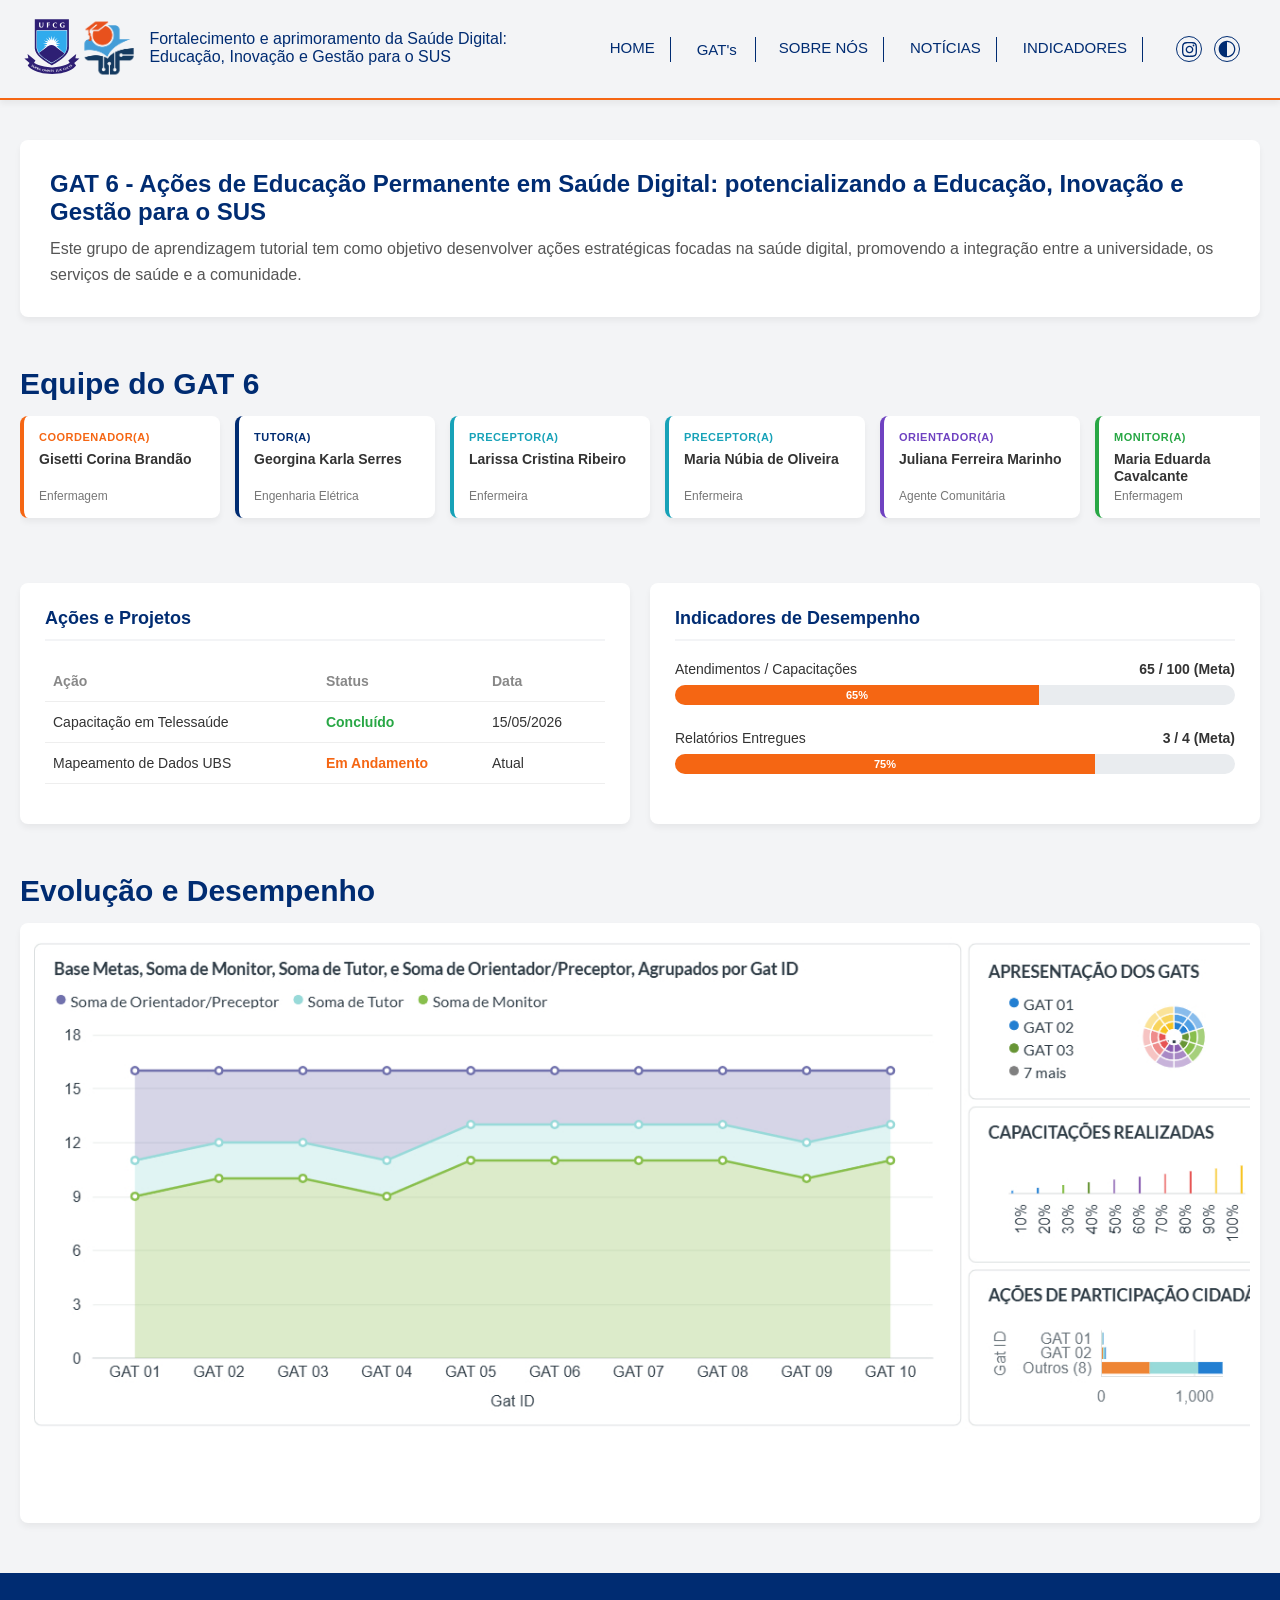
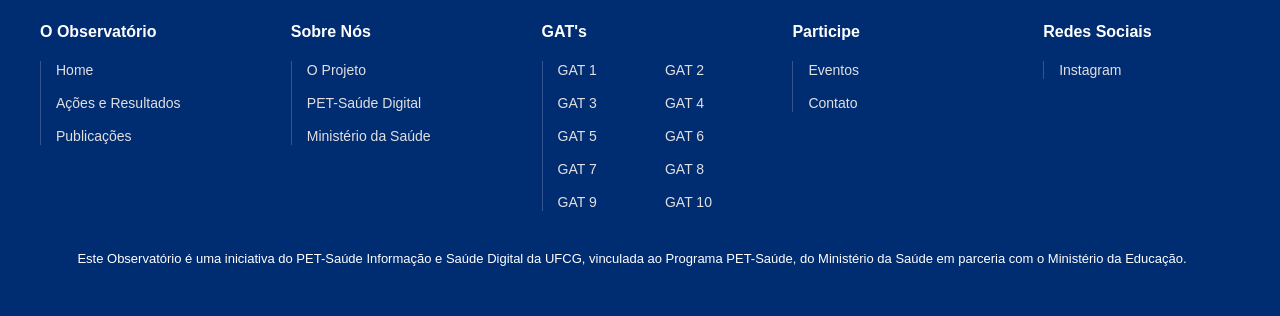
<file: gat.html>
<!DOCTYPE html>
<html lang="pt-BR">
<head>
    <meta charset="UTF-8">
    <meta name="viewport" content="width=device-width, initial-scale=1.0">
    <title>GAT 6 - Observatório PetSaúde</title>
    <link rel="stylesheet" href="style.css">
</head>
<body>

    <div id="menu-container"></div>
    <script src="menu.js"></script>

    <main class="main-content" style="margin-top: 20px;"> 
        
        <section class="gat-header">
            <div class="gat-title-area">
                <h2>GAT 6 - Ações de Educação Permanente em Saúde Digital: potencializando a Educação, Inovação e Gestão para o SUS</h2>
            </div>
            <p class="gat-description">
                Este grupo de aprendizagem tutorial tem como objetivo desenvolver ações estratégicas focadas na saúde digital, promovendo a integração entre a universidade, os serviços de saúde e a comunidade.
            </p>
        </section>

        <section class="gat-participants-section">
            <h3 class="section-title" style="margin-bottom: 15px;">Equipe do GAT 6</h3>
            <div class="participants-carousel">
                
                <div class="profile-card coord">
                    <span class="role">Coordenador(a)</span>
                    <strong class="name">Gisetti Corina Brandão</strong>
                    <span class="course">Enfermagem</span>
                </div>
                
                <div class="profile-card tutor">
                    <span class="role">Tutor(a)</span>
                    <strong class="name">Georgina Karla Serres</strong>
                    <span class="course">Engenharia Elétrica</span>
                </div>

                <div class="profile-card preceptor">
                    <span class="role">Preceptor(a)</span>
                    <strong class="name">Larissa Cristina Ribeiro</strong>
                    <span class="course">Enfermeira</span>
                </div>

                <div class="profile-card preceptor">
                    <span class="role">Preceptor(a)</span>
                    <strong class="name">Maria Núbia de Oliveira</strong>
                    <span class="course">Enfermeira</span>
                </div>

                <div class="profile-card orientador">
                    <span class="role">Orientador(a)</span>
                    <strong class="name">Juliana Ferreira Marinho</strong>
                    <span class="course">Agente Comunitária</span>
                </div>

                <div class="profile-card monitor">
                    <span class="role">Monitor(a)</span>
                    <strong class="name">Maria Eduarda Cavalcante</strong>
                    <span class="course">Enfermagem</span>
                </div>
                <div class="profile-card monitor">
                    <span class="role">Monitor(a)</span>
                    <strong class="name">Julia Tereza Costa</strong>
                    <span class="course">Enfermagem</span>
                </div>
                <div class="profile-card monitor">
                    <span class="role">Monitor(a)</span>
                    <strong class="name">Gabriel Aires Cassiano</strong>
                    <span class="course">Enfermagem</span>
                </div>
                <div class="profile-card monitor">
                    <span class="role">Monitor(a)</span>
                    <strong class="name">Tamires Giovanna Oliveira</strong>
                    <span class="course">Medicina</span>
                </div>
                <div class="profile-card monitor">
                    <span class="role">Monitor(a)</span>
                    <strong class="name">Katherine Barbosa Lucena</strong>
                    <span class="course">Medicina</span>
                </div>
                <div class="profile-card monitor">
                    <span class="role">Monitor(a)</span>
                    <strong class="name">Marcela Lyzandra Araújo</strong>
                    <span class="course">Psicologia</span>
                </div>
                <div class="profile-card monitor">
                    <span class="role">Monitor(a)</span>
                    <strong class="name">Jeniffer</strong>
                    <span class="course">Psicologia</span>
                </div>
                <div class="profile-card monitor">
                    <span class="role">Monitor(a)</span>
                    <strong class="name">Linna Eugênia Monteiro</strong>
                    <span class="course">Design</span>
                </div>
                <div class="profile-card monitor">
                    <span class="role">Monitor(a)</span>
                    <strong class="name">Luis Pereira Silva Filho</strong>
                    <span class="course">Eng. Elétrica</span>
                </div>
                <div class="profile-card monitor">
                    <span class="role">Monitor(a)</span>
                    <strong class="name">Giulia Leticia Aragão</strong>
                    <span class="course">Ciência da Computação</span>
                </div>
                <div class="profile-card monitor">
                    <span class="role">Monitor(a)</span>
                    <strong class="name">Rodrigo Paulo Oliveira</strong>
                    <span class="course">Ciência da Computação</span>
                </div>
            </div>
        </section>

        <div class="gat-grid">
            
            <section class="gat-card">
                <h3> Ações e Projetos</h3>
                <table class="gat-table">
                    <thead>
                        <tr>
                            <th>Ação</th>
                            <th>Status</th>
                            <th>Data</th>
                        </tr>
                    </thead>
                    <tbody>
                        <tr>
                            <td>Capacitação em Telessaúde</td>
                            <td><span class="text-success">Concluído</span></td>
                            <td>15/05/2026</td>
                        </tr>
                        <tr>
                            <td>Mapeamento de Dados UBS</td>
                            <td><span class="text-warning">Em Andamento</span></td>
                            <td>Atual</td>
                        </tr>
                    </tbody>
                </table>
            </section>

            <section class="gat-card gat-indicadores">
                <h3>Indicadores de Desempenho</h3>
                
                <div class="indicador-item">
                    <div class="indicador-info">
                        <span>Atendimentos / Capacitações</span>
                        <strong>65 / 100 (Meta)</strong>
                    </div>
                    <div class="progress-bar-bg">
                        <div class="progress-bar-fill" style="width: 65%;">65%</div>
                    </div>
                </div>

                <div class="indicador-item">
                    <div class="indicador-info">
                        <span>Relatórios Entregues</span>
                        <strong>3 / 4 (Meta)</strong>
                    </div>
                    <div class="progress-bar-bg">
                        <div class="progress-bar-fill" style="width: 75%;">75%</div>
                    </div>
                </div>
            </section>

        </div> 
        
        <h3 class="section-title">Evolução e Desempenho</h3>
        
        <section class="dashboard-container">
            <iframe
                src="image copy.png" 
                class="dashboard-frame"
                title="Gráfico de Evolução"
            ></iframe>
        </section>

    </main> 
    
    <div id="footer-container"></div>
    <script src="footer.js"></script>

</body>
</html>
</file>
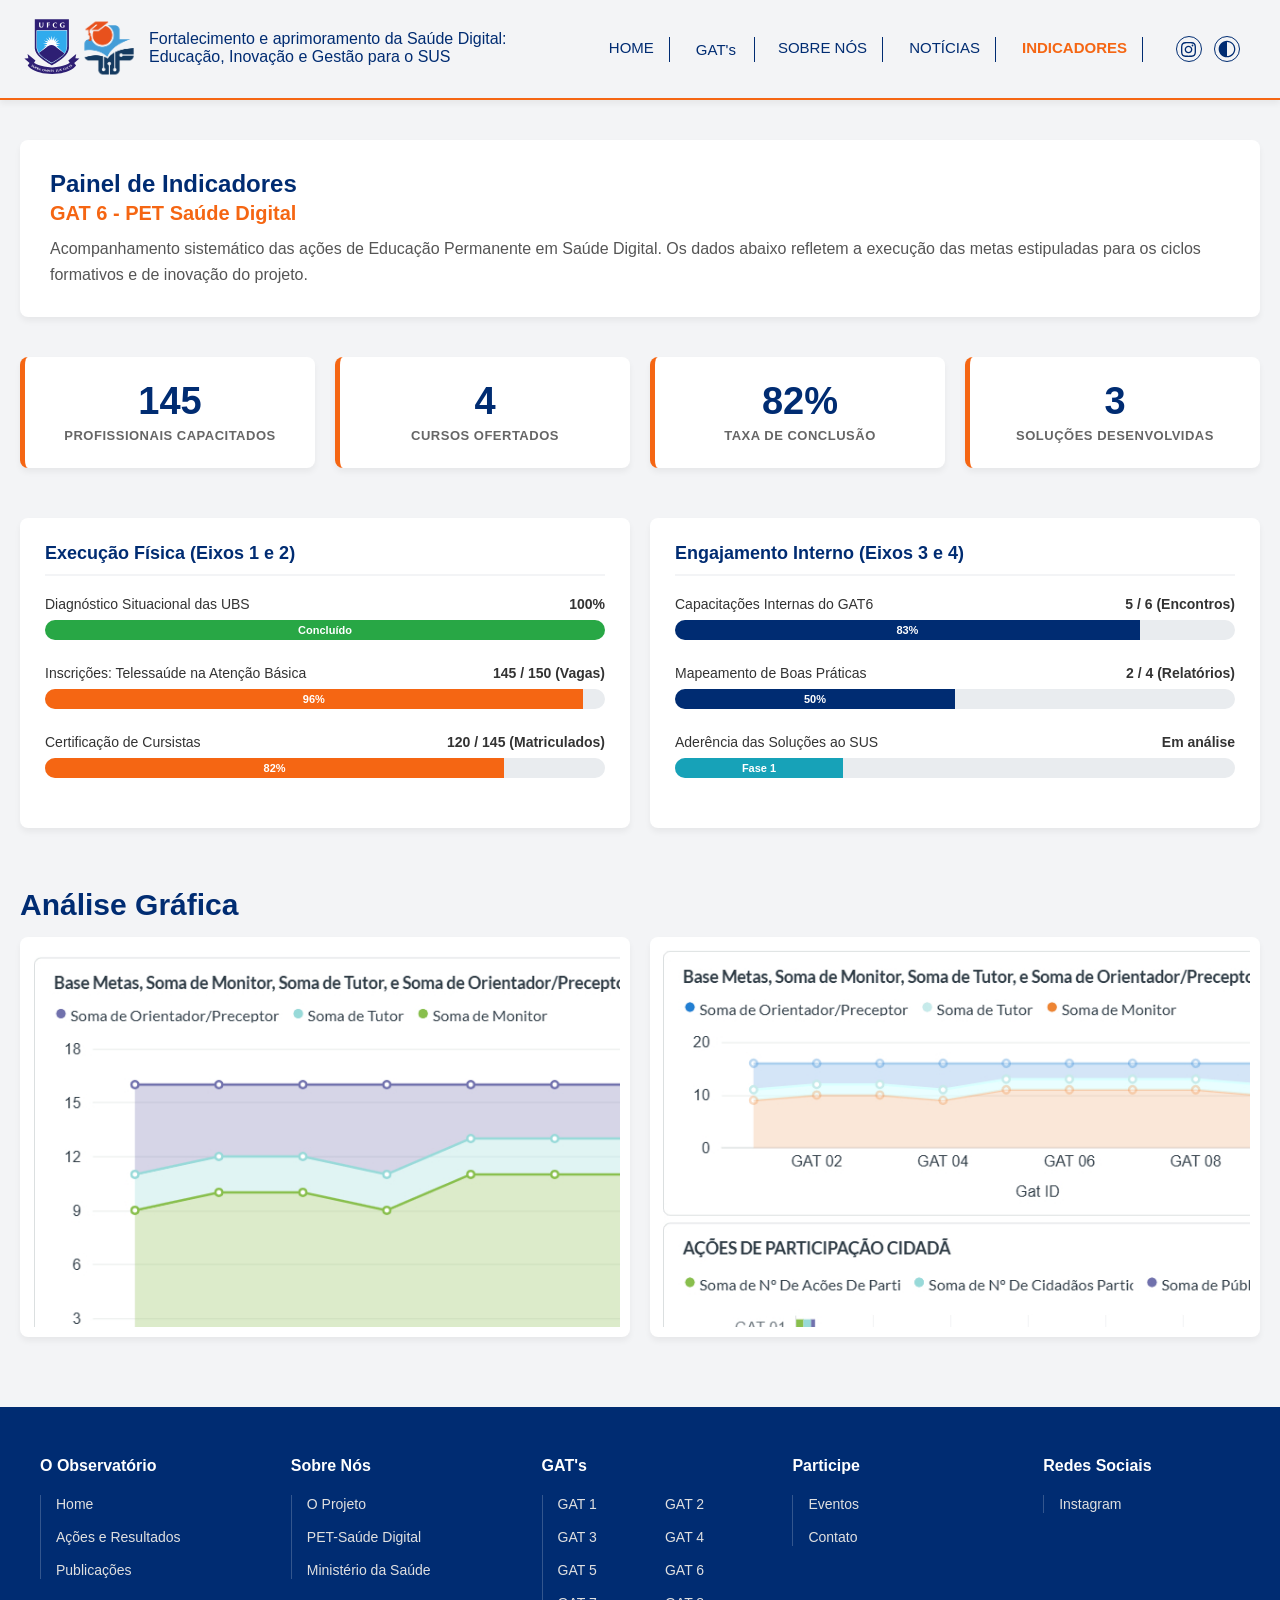
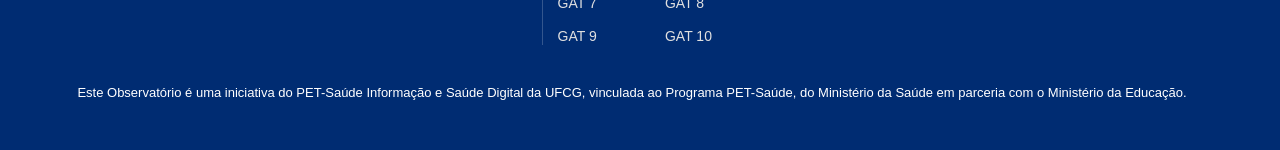
<file: indicadores.html>
<!DOCTYPE html>
<html lang="pt-BR">
<head>
    <meta charset="UTF-8">
    <meta name="viewport" content="width=device-width, initial-scale=1.0">
    <title>Indicadores - Observatório Digital GAT6</title>
    <link rel="stylesheet" href="style.css">
</head>
<body>

    <div id="menu-container"></div>
    <script src="menu.js"></script>

    <main class="main-content" style="margin-top: 20px;"> 
        
        <section class="gat-header">
            <div class="gat-title-area">
                <h2>Painel de Indicadores <br> <span style="font-size: 20px; color: #f56613;">GAT 6 - PET Saúde Digital</span></h2>
            </div>
            <p class="gat-description" style="font-size: 16px;">
                Acompanhamento sistemático das ações de Educação Permanente em Saúde Digital. Os dados abaixo refletem a execução das metas estipuladas para os ciclos formativos e de inovação do projeto.
            </p>
        </section>

        <div class="kpi-grid">
            <div class="kpi-card">
                <div class="kpi-value">145</div>
                <div class="kpi-label">Profissionais Capacitados</div>
            </div>
            <div class="kpi-card">
                <div class="kpi-value">4</div>
                <div class="kpi-label">Cursos Ofertados</div>
            </div>
            <div class="kpi-card">
                <div class="kpi-value">82%</div>
                <div class="kpi-label">Taxa de Conclusão</div>
            </div>
            <div class="kpi-card">
                <div class="kpi-value">3</div>
                <div class="kpi-label">Soluções Desenvolvidas</div>
            </div>
        </div>

        <div class="gat-grid" style="margin-bottom: 30px;">
            
            <section class="gat-card gat-indicadores">
                <h3>Execução Física (Eixos 1 e 2)</h3>
                
                <div class="indicador-item">
                    <div class="indicador-info">
                        <span>Diagnóstico Situacional das UBS</span>
                        <strong>100%</strong>
                    </div>
                    <div class="progress-bar-bg">
                        <div class="progress-bar-fill" style="width: 100%; background-color: #28a745;">Concluído</div>
                    </div>
                </div>

                <div class="indicador-item">
                    <div class="indicador-info">
                        <span>Inscrições: Telessaúde na Atenção Básica</span>
                        <strong>145 / 150 (Vagas)</strong>
                    </div>
                    <div class="progress-bar-bg">
                        <div class="progress-bar-fill" style="width: 96%;">96%</div>
                    </div>
                </div>

                <div class="indicador-item">
                    <div class="indicador-info">
                        <span>Certificação de Cursistas</span>
                        <strong>120 / 145 (Matriculados)</strong>
                    </div>
                    <div class="progress-bar-bg">
                        <div class="progress-bar-fill" style="width: 82%;">82%</div>
                    </div>
                </div>
            </section>

            <section class="gat-card gat-indicadores">
                <h3>Engajamento Interno (Eixos 3 e 4)</h3>
                
                <div class="indicador-item">
                    <div class="indicador-info">
                        <span>Capacitações Internas do GAT6</span>
                        <strong>5 / 6 (Encontros)</strong>
                    </div>
                    <div class="progress-bar-bg">
                        <div class="progress-bar-fill" style="width: 83%; background-color: #002c72;">83%</div>
                    </div>
                </div>

                <div class="indicador-item">
                    <div class="indicador-info">
                        <span>Mapeamento de Boas Práticas</span>
                        <strong>2 / 4 (Relatórios)</strong>
                    </div>
                    <div class="progress-bar-bg">
                        <div class="progress-bar-fill" style="width: 50%; background-color: #002c72;">50%</div>
                    </div>
                </div>
                
                <div class="indicador-item">
                    <div class="indicador-info">
                        <span>Aderência das Soluções ao SUS</span>
                        <strong>Em análise</strong>
                    </div>
                    <div class="progress-bar-bg">
                        <div class="progress-bar-fill" style="width: 30%; background-color: #17a2b8;">Fase 1</div>
                    </div>
                </div>
            </section>

        </div>

        <h3 class="section-title">Análise Gráfica</h3>
        
        <div class="gat-grid">
            <section class="dashboard-container" style="min-height: 400px;">
                <iframe
                    src="image copy.png" 
                    class="dashboard-frame"
                    title="Evolução de Participantes"
                ></iframe>
            </section>

            <section class="dashboard-container" style="min-height: 400px;">
                <iframe
                    src="image copy 2.png" 
                    class="dashboard-frame"
                    title="Distribuição por Profissão"
                ></iframe>
            </section>
        </div>

    </main> 
    
    <div id="footer-container"></div>
    <script src="footer.js"></script>

</body>
</html>
</file>
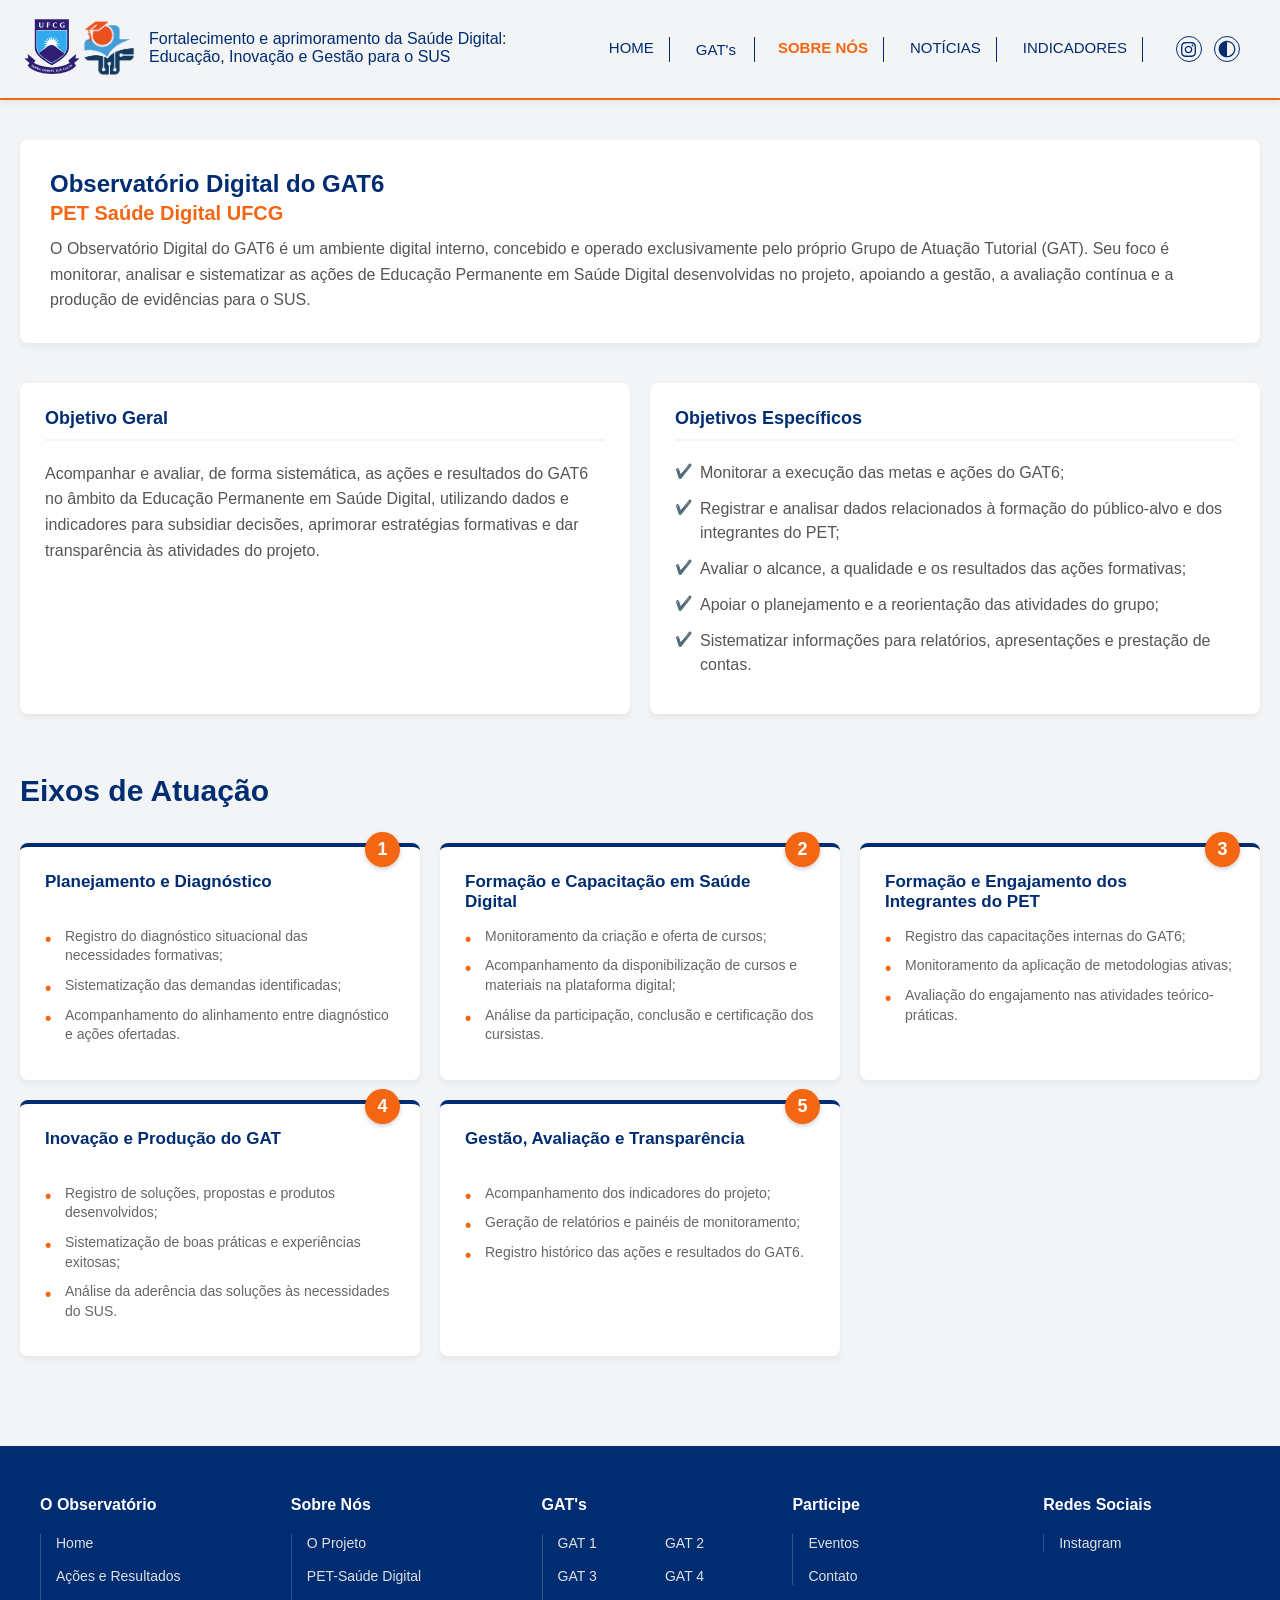
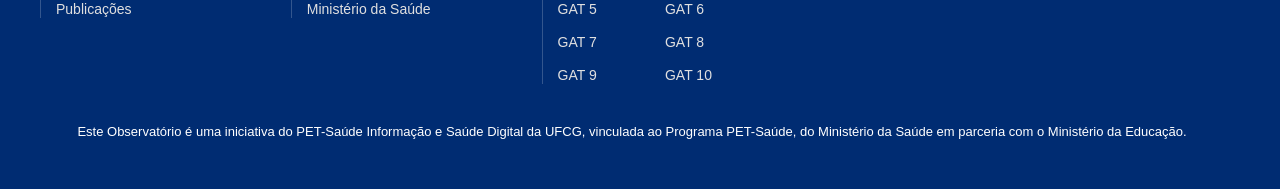
<file: sobre.html>
<!DOCTYPE html>
<html lang="pt-BR">
<head>
    <meta charset="UTF-8">
    <meta name="viewport" content="width=device-width, initial-scale=1.0">
    <title>Sobre - Observatório Digital GAT6</title>
    <link rel="stylesheet" href="style.css">
</head>
<body>

    <div id="menu-container"></div>
    <script src="menu.js"></script>

    <main class="main-content" style="margin-top: 20px;"> 
        
        <section class="gat-header">
            <div class="gat-title-area">
                <h2>Observatório Digital do GAT6 <br> <span style="font-size: 20px; color: #f56613;">PET Saúde Digital UFCG</span></h2>
            </div>
            <p class="gat-description" style="font-size: 16px;">
                O Observatório Digital do GAT6 é um ambiente digital interno, concebido e operado exclusivamente pelo próprio Grupo de Atuação Tutorial (GAT). Seu foco é monitorar, analisar e sistematizar as ações de Educação Permanente em Saúde Digital desenvolvidas no projeto, apoiando a gestão, a avaliação contínua e a produção de evidências para o SUS.
            </p>
        </section>

        <div class="gat-grid" style="margin-bottom: 30px;">
            
            <section class="gat-card">
                <h3> Objetivo Geral</h3>
                <p style="line-height: 1.6; color: #555;">
                    Acompanhar e avaliar, de forma sistemática, as ações e resultados do GAT6 no âmbito da Educação Permanente em Saúde Digital, utilizando dados e indicadores para subsidiar decisões, aprimorar estratégias formativas e dar transparência às atividades do projeto.
                </p>
            </section>

            <section class="gat-card">
                <h3>Objetivos Específicos</h3>
                <ul class="sobre-list">
                    <li>Monitorar a execução das metas e ações do GAT6;</li>
                    <li>Registrar e analisar dados relacionados à formação do público-alvo e dos integrantes do PET;</li>
                    <li>Avaliar o alcance, a qualidade e os resultados das ações formativas;</li>
                    <li>Apoiar o planejamento e a reorientação das atividades do grupo;</li>
                    <li>Sistematizar informações para relatórios, apresentações e prestação de contas.</li>
                </ul>
            </section>

        </div>

        <h3 class="section-title" style="margin-bottom: 15px;">Eixos de Atuação</h3>
        <div class="eixos-grid">
            
            <div class="eixo-card">
                <div class="eixo-numero">1</div>
                <h4>Planejamento e Diagnóstico</h4>
                <ul class="eixo-list">
                    <li>Registro do diagnóstico situacional das necessidades formativas;</li>
                    <li>Sistematização das demandas identificadas;</li>
                    <li>Acompanhamento do alinhamento entre diagnóstico e ações ofertadas.</li>
                </ul>
            </div>

            <div class="eixo-card">
                <div class="eixo-numero">2</div>
                <h4>Formação e Capacitação em Saúde Digital</h4>
                <ul class="eixo-list">
                    <li>Monitoramento da criação e oferta de cursos;</li>
                    <li>Acompanhamento da disponibilização de cursos e materiais na plataforma digital;</li>
                    <li>Análise da participação, conclusão e certificação dos cursistas.</li>
                </ul>
            </div>

            <div class="eixo-card">
                <div class="eixo-numero">3</div>
                <h4>Formação e Engajamento dos Integrantes do PET</h4>
                <ul class="eixo-list">
                    <li>Registro das capacitações internas do GAT6;</li>
                    <li>Monitoramento da aplicação de metodologias ativas;</li>
                    <li>Avaliação do engajamento nas atividades teórico-práticas.</li>
                </ul>
            </div>

            <div class="eixo-card">
                <div class="eixo-numero">4</div>
                <h4>Inovação e Produção do GAT</h4>
                <ul class="eixo-list">
                    <li>Registro de soluções, propostas e produtos desenvolvidos;</li>
                    <li>Sistematização de boas práticas e experiências exitosas;</li>
                    <li>Análise da aderência das soluções às necessidades do SUS.</li>
                </ul>
            </div>

            <div class="eixo-card">
                <div class="eixo-numero">5</div>
                <h4>Gestão, Avaliação e Transparência</h4>
                <ul class="eixo-list">
                    <li>Acompanhamento dos indicadores do projeto;</li>
                    <li>Geração de relatórios e painéis de monitoramento;</li>
                    <li>Registro histórico das ações e resultados do GAT6.</li>
                </ul>
            </div>

        </div>

    </main> 
    
    <div id="footer-container"></div>
    <script src="footer.js"></script>

</body>
</html>
</file>
<file: style.css>
* {
    margin: 0;
    padding: 0;
    box-sizing: border-box;
    font-family: 'Segoe UI', Tahoma, Geneva, Verdana, sans-serif;
}

body {
    background-color: #f3f4f6; 
    color: #333;
    display: flex;
    flex-direction: column;
    height: 100vh; 
}

.sidebar {
    width: 100%;
    height: 100px;
    background-color: #f3f4f6; 
    color: white;
    padding: 0 40px;
    display: flex;
    flex-direction: row;
    align-items: center;
    justify-content: space-between;
    flex-shrink: 0;
    /* linha abaixo do menu */
    border-bottom: 2px solid #f56613; 
    box-shadow: 0 4px 6px rgba(0,0,0,0.05);
    z-index: 20; 
}

.sidebar h1 {
    font-size: 24px;
    font-weight: 600;
    margin-bottom: 0;
    padding-bottom: 0;
    border-bottom: none;
    margin-right: 40px;
}

.sidebar nav {
    display: flex;
    gap: 20px;
}

.menu-item {
    padding: 8px 3px;
    cursor: pointer;
    border-radius: 1px;
    margin-bottom: 0;
    transition: background 0.3s;
    font-size: 15px;
    white-space: nowrap;
    text-decoration: none; 
    color: #002c72;
}

.menu-item:hover {
    color: #f56613;
    background-color: transparent;
}

.menu-item.active {
    background-color: transparent; 
    font-weight: bold;
    color: #f56613; 
}

.menu-item:not(:last-child)::after {
    content: "";
    display: inline-block;
    width: 1px; 
    height: 25px; 
    background-color:#002c72; 
    margin-left: 15px; 
    vertical-align: middle;
}

/* Estilo de Logo + Texto Sidebar */

.minha-logo {
    height: 60px; 
    width: auto;
}

.logo-ufcg{
    height: 70px;
    margin-left: -50px;
    width: auto;
}

.logo-container {
    display: flex;
    align-items: center; 
    gap: 10px;
    margin-bottom: 2px; 
    margin-left: -135px;
    padding: 0 10px; 
}

/* Estilo do texto ao lado da logo */
.logo-text {
    font-size: 16px;
    color: #002c72; 
}

.main-content {
    flex: 1; 
    padding: 20px;
    display: flex;    
    flex-direction: column; 
    gap: 20px;
    margin-top: 20px; 
}


.dashboard-container {
    background: white;
    padding: 10px;
    border-radius: 8px;
    box-shadow: 0 4px 6px rgba(0,0,0,0.05);
    flex: 1; 
    display: flex;
    width: 100%;    
    flex-direction: column;
    justify-content: center;
    align-items: center;
    min-height: 600px; 
}

.dashboard-container iframe, 
.dashboard-container img {
    width: 100%;
    height: 100%;
    border: none;
    object-fit: contain;
}


/*Descrição Do GAT*/

.descriptGAT{

    color:  #002c72;
    font-size: 25px;
    text-align: left;
    margin-left: 50px;
    margin-right: 90px;
    flex-basis: 100%;
}
/* Estilo do botão "Clique Aqui Para Saber Mais" */
.btn-saber-mais {
    display: block; 
    width: fit-content; 
    margin: 25px auto 0 auto;
    
    padding: 10px 30px;
    border: 2px solid #f56613;
    border-radius: 50px;
    color:  #002c72;
    text-decoration: none;
    font-weight: 800;
    font-size: 20px;
    transition: all 0.3s ease;
}

/* Efeito ao passar o mouse por cima */
.btn-saber-mais:hover {
    background-color: #f56613; 
    color: white;
    transform: translateY(-2px); 
    box-shadow: 0 4px 8px rgba(245, 102, 19, 0.2); /
}

/*GAT6*/

/* Cabeçalho do GAT */
.gat-header {
    background: white;
    padding: 30px;
    border-radius: 8px;
    box-shadow: 0 4px 6px rgba(0,0,0,0.05);
    margin-bottom: 20px;
}

.gat-title-area {
    display: flex;
    align-items: center;
    gap: 15px;
    margin-bottom: 10px;
}

.gat-title-area h2 {
    color: #002c72;
    font-size: 24px;
}

.status-badge {
    padding: 5px 12px;
    border-radius: 20px;
    font-size: 12px;
    font-weight: bold;
    text-transform: uppercase;
}

.status-badge.ativo {
    background-color: #d4edda;
    color: #155724;
}

.gat-description {
    color: #555;
    line-height: 1.6;
}

/* Grid Principal (Tabelas e Indicadores) */
.gat-grid {
    display: grid;
    grid-template-columns: repeat(auto-fit, minmax(300px, 1fr));
    gap: 20px;
    margin-bottom: 20px;
}

.gat-card {
    background: white;
    padding: 25px;
    border-radius: 8px;
    box-shadow: 0 4px 6px rgba(0,0,0,0.05);
}

.gat-card h3 {
    color: #002c72;
    margin-bottom: 20px;
    font-size: 18px;
    border-bottom: 2px solid #f3f4f6;
    padding-bottom: 10px;
}

/* Tabelas */
.gat-table {
    width: 100%;
    border-collapse: collapse;
}

.gat-table th, .gat-table td {
    padding: 12px 8px;
    text-align: left;
    border-bottom: 1px solid #eee;
    font-size: 14px;
}

.gat-table th {
    color: #888;
    font-weight: 600;
}

.text-success { color: #28a745; font-weight: bold; }
.text-warning { color: #f56613; font-weight: bold; }

/* Indicadores e Barras de Progresso */
.indicador-item {
    margin-bottom: 25px;
}

.indicador-info {
    display: flex;
    justify-content: space-between;
    margin-bottom: 8px;
    font-size: 14px;
    color: #333;
}

.progress-bar-bg {
    width: 100%;
    background-color: #e9ecef;
    border-radius: 10px;
    height: 20px;
    overflow: hidden;
}

.progress-bar-fill {
    background-color: #f56613; 
    height: 100%;
    color: white;
    font-size: 11px;
    font-weight: bold;
    display: flex;
    align-items: center;
    justify-content: center;
    transition: width 0.5s ease-in-out;
}

.section-title {
    color: #002c72;
    font-size: 30px;
    margin-top: 10px;
    margin-bottom: -5px;
}


/*Rodapé*/

.footer {
    width: calc(105%);
    flex-shrink: 0;
    display: flex;
    flex-direction: column;
    margin-left: -20px;  
    margin-right: -20px;  
    margin-bottom: -20px; 
    margin-top: 30px; 
}

.footer-top {
    background-color: #002c72; 
    color: white;
    display: flex;
    justify-content: space-between;
    padding: 50px 60px;
    flex-wrap: wrap;
    gap: 30px;
}

.footer-col {
    flex: 1;
    min-width: 180px;
}


.footer-col h4 {
    font-size: 16px;
    font-weight: 600;
    margin-bottom: 20px;
    color: white;
}

.footer-col ul {
    list-style: none;
    padding-left: 15px; 
    border-left: 1px solid rgba(255, 255, 255, 0.2); 
    display: flex;
    flex-direction: column;
    gap: 15px;
}

.footer-col ul li a {
    color: #e0e0e0;
    text-decoration: none;
    font-size: 14px;
    transition: color 0.3s;
}

.footer-col ul li a:hover {
    color: #f56613; 
}
/* Transforma a lista de GATs do rodapé em duas colunas */
.footer-col ul.two-columns {
    display: grid;
    grid-template-columns: 1fr 1fr; /* Cria duas colunas do mesmo tamanho */
    row-gap: 15px;    /* Espaço vertical entre as linhas */
    column-gap: 10px; /* Espaço horizontal entre as duas colunas */
}

.textFooter{

    color: #ffffff;
    font-size: 13px;
    text-align: center;
    margin-left: -20px;
    width: 100%;
    flex-basis: 100%;
    margin-top: 10px;
}


/* Responsividade para Celulares */
@media (max-width: 768px) {
    .footer-top {
        flex-direction: column;
        padding: 40px 30px;
    }
    .footer-bottom {
        padding: 20px 30px;
    }
    .footer-bottom-content {
        flex-direction: column;
        text-align: center;
    }
}

/* Carrosel de Participantes */

.participants-carousel {
    display: flex;
    gap: 15px;
    overflow-x: auto; 
    padding-bottom: 15px; 
    margin-bottom: 30px;
    scroll-behavior: smooth;
}

.participants-carousel::-webkit-scrollbar {
    height: 8px;
}
.participants-carousel::-webkit-scrollbar-track {
    background: #e9ecef;
    border-radius: 4px;
}
.participants-carousel::-webkit-scrollbar-thumb {
    background: #c1c1c1;
    border-radius: 4px;
}
.participants-carousel::-webkit-scrollbar-thumb:hover {
    background: #a8a8a8;
}

.profile-card {
    background: white;
    min-width: 200px; /* Largura mínima para os cartões não se esmagarem */
    padding: 15px;
    border-radius: 8px;
    box-shadow: 0 4px 6px rgba(0,0,0,0.05);
    display: flex;
    flex-direction: column;
    border-left: 4px solid #ccc; 
    transition: transform 0.2s;
}

.profile-card:hover {
    transform: translateY(-3px); 
}

.profile-card .role {
    font-size: 11px;
    text-transform: uppercase;
    font-weight: 700;
    margin-bottom: 8px;
    letter-spacing: 0.5px;
}

.profile-card .name {
    font-size: 14px;
    color: #333;
    margin-bottom: 4px;
    line-height: 1.2;
}

.profile-card .course {
    font-size: 12px;
    color: #777;
    margin-top: auto; 
}

/* Cores das linhas laterais e dos cargos dependendo da função */
.profile-card.coord { border-left-color: #f56613; }
.profile-card.coord .role { color: #f56613; }

.profile-card.tutor { border-left-color: #002c72; }
.profile-card.tutor .role { color: #002c72; }

.profile-card.preceptor { border-left-color: #17a2b8; }
.profile-card.preceptor .role { color: #17a2b8; }

.profile-card.orientador { border-left-color: #6f42c1; }
.profile-card.orientador .role { color: #6f42c1; }

.profile-card.monitor { border-left-color: #28a745; }
.profile-card.monitor .role { color: #28a745; }


/* Botton de retornar ao topo */

.back-to-top {
    position: fixed;
    bottom: 30px;
    right: 30px;
    width: 50px;
    height: 50px;
    background-color: #f56613; 
    color: white;
    border: none;
    border-radius: 50%; 
    font-size: 24px;
    cursor: pointer;
    box-shadow: 0 4px 8px rgba(0,0,0,0.3);
    display: flex;
    align-items: center;
    justify-content: center;
    
    /* Invisível por padrão, só aparece ao rolar a página */
    opacity: 0; 
    visibility: hidden;
    transition: opacity 0.3s, visibility 0.3s, transform 0.2s;
    z-index: 9999; /* Garante que fique acima de tudo */
}

.back-to-top.show {
    opacity: 1;
    visibility: visible;
}

.back-to-top:hover {
    background-color: #d4550d;
    transform: scale(1.1); /* Aumenta um pouquinho */
}


/* Estilização da pagina "Sobre" */

.sobre-list {
    list-style: none;
    padding-left: 0;
}

.sobre-list li {
    position: relative;
    padding-left: 25px;
    margin-bottom: 12px;
    color: #555;
    line-height: 1.5;
}

.sobre-list li::before {
    content: "✔️"; 
    position: absolute;
    left: 0;
    top: 0;
    font-size: 14px;
    color: #f56613;
}

.eixos-grid {
    display: grid;
    grid-template-columns: repeat(auto-fit, minmax(300px, 1fr));
    gap: 20px;
    margin-bottom: 40px;
}

.eixo-card {
    background: white;
    padding: 25px;
    border-radius: 8px;
    box-shadow: 0 4px 6px rgba(0,0,0,0.05);
    border-top: 4px solid #002c72; /* Linha azul no topo */
    position: relative;
    transition: transform 0.2s;
}

.eixo-card:hover {
    transform: translateY(-5px); /* Efeito de flutuar levemente */
    border-top-color: #f56613; 
}

.eixo-numero {
    position: absolute;
    top: -15px;
    right: 20px;
    background-color: #f56613;
    color: white;
    width: 35px;
    height: 35px;
    display: flex;
    align-items: center;
    justify-content: center;
    border-radius: 50%;
    font-weight: bold;
    font-size: 18px;
    box-shadow: 0 2px 4px rgba(0,0,0,0.2);
}

.eixo-card h4 {
    color: #002c72;
    margin-bottom: 15px;
    font-size: 17px;
    padding-right: 30px; /* Para o texto não bater no número do eixo */
    min-height: 40px;
}

.eixo-list {
    list-style: none;
    padding-left: 0;
}

.eixo-list li {
    position: relative;
    padding-left: 20px;
    margin-bottom: 10px;
    color: #666;
    font-size: 14px;
    line-height: 1.4;
}

.eixo-list li::before {
    content: "•";
    position: absolute;
    left: 0;
    color: #f56613; 
    font-weight: bold;
    font-size: 18px;
}


/* Estilização de "Indicadores" */

.kpi-grid {
    display: grid;
    grid-template-columns: repeat(auto-fit, minmax(200px, 1fr));
    gap: 20px;
    margin-bottom: 30px;
}

.kpi-card {
    background: white;
    padding: 25px 20px;
    border-radius: 8px;
    box-shadow: 0 4px 6px rgba(0,0,0,0.05);
    border-left: 5px solid #f56613; /* Destaque laranja na esquerda */
    text-align: center;
    transition: transform 0.2s;
}

.kpi-card:hover {
    transform: translateY(-3px);
}

.kpi-value {
    font-size: 38px;
    font-weight: 800;
    color: #002c72; /* Azul escuro da identidade */
    line-height: 1;
    margin-bottom: 8px;
}

.kpi-label {
    font-size: 13px;
    color: #666;
    text-transform: uppercase;
    letter-spacing: 0.5px;
    font-weight: 600;
}

/* Carrosel */

.hero-carousel-section {
    /* Faz o carrossel "vazar" o padding da main-content para encostar nas bordas */
    margin-left: -20px;
    margin-right: -20px;
    margin-top: -20px; /* Sobe para colar no menu */
    width: calc(100% + 40px);
    margin-bottom: 30px;
}

.hero-carousel {
    display: flex;
    overflow-x: auto;
    scroll-behavior: smooth;
    scroll-snap-type: x mandatory; /* Obriga a parar exatamente num card */
    /* Esconde a barra de rolagem nativa para um visual mais limpo */
    scrollbar-width: none; 
}
.hero-carousel::-webkit-scrollbar {
    display: none; 
}

.hero-slide {
    position: relative; /* Necessário para o texto flutuar por cima */
    min-width: 100%; /* Cada slide ocupa 100% da tela */
    height: 450px; /* Altura fixa do banner. Pode aumentar ou diminuir se quiser */
    display: block;
    text-decoration: none;
    scroll-snap-align: start; /* Onde a rolagem deve "travar" */
    overflow: hidden;
}

.hero-slide img {
    width: 100%;
    height: 100%;
    object-fit: cover; /* Faz a imagem preencher tudo sem amassar */
    transition: transform 0.5s ease;
}

.hero-slide:hover img {
    transform: scale(1.05); /* Zoom sutil e elegante ao passar o mouse */
}

/* A caixa preta translúcida que fica por cima da imagem */
.hero-overlay {
    position: absolute;
    bottom: 0;
    left: 0;
    width: 100%;
    /* Degrade do preto quase sólido embaixo para transparente em cima */
    background: linear-gradient(to top, rgba(0,0,0,0.9) 0%, rgba(0,0,0,0.5) 60%, transparent 100%);
    padding: 60px 40px 50px 40px; 
    color: white;
    display: flex;
    flex-direction: column;
    justify-content: flex-end;
}

.hero-date {
    font-size: 13px;
    color: #f56613; /* Laranja GAT6 */
    font-weight: 800;
    text-transform: uppercase;
    letter-spacing: 1px;
    margin-bottom: 10px;
}

.hero-title {
    font-size: 28px;
    font-weight: bold;
    color: white;
    margin-bottom: 10px;
    line-height: 1.2;
    text-shadow: 1px 1px 3px rgba(0,0,0,0.5); /* Sombra no texto para leitura extra */
}

.hero-desc {
    font-size: 16px;
    color: #e0e0e0;
    line-height: 1.5;
    max-width: 800px; /* Evita que o texto fique comprido demais em telas enormes */
}

/* Responsividade para Celulares */
@media (max-width: 768px) {
    .hero-slide {
        height: 350px;
    }
    .hero-overlay {
        padding: 40px 20px 20px 20px;
    }
    .hero-title {
        font-size: 22px;
    }
    .hero-desc {
        font-size: 14px;
    }
}

/* Container para segurar as setas por cima da imagem */
.hero-carousel-wrapper {
    position: relative;
    width: 100%;
    overflow: hidden;
}

/* Setas */
.carousel-arrow {
    position: absolute;
    top: 50%;
    transform: translateY(-50%);
    background: transparent;
    color: rgba(255, 255, 255, 0.6); 
    border: none;
    font-size: 45px; 
    cursor: pointer;
    z-index: 10;
    padding: 0 15px; 
    transition: color 0.3s, transform 0.2s;
    outline: none;
    font-family: sans-serif;
}

.carousel-arrow:hover {
    color: #ffffff; 
    transform: translateY(-50%) scale(1.1);
}

.prev-arrow {
    left: 10px;
}

.next-arrow {
    right: 10px;
}

/* Estilo das Bolinhas */
.carousel-dots {
    position: absolute;
    bottom: 15px;
    left: 50%;
    transform: translateX(-50%);
    display: flex;
    gap: 12px;
    z-index: 10;
}

.dot {
    width: 10px;
    height: 10px;
    background: rgba(255, 255, 255, 0.4); 
    border-radius: 50%;
    cursor: pointer;
    transition: background 0.3s, transform 0.3s;
}

.dot:hover {
    background: rgba(255, 255, 255, 0.8);
}

.dot.active {
    background: #ffffff; /* Bolinha branca quando ativa */
    transform: scale(1.4); 
    box-shadow: 0 0 5px rgba(0,0,0,0.3);
}

@media (max-width: 600px) {
    .carousel-arrow {
        display: none; 
    }
}

/* Tag GAT*/

.hero-tag {
    position: absolute;
    top: 40px; /* Distância do topo do carrossel */
    left: 0; /* Colado na margem esquerda, igual na imagem de referência */
    background-color: #f56613; /* Cor Laranja Oficial */
    color: white;
    padding: 8px 25px; /* Altura e largura do retângulo */
    font-size: 14px;
    font-weight: bold;
    text-transform: uppercase;
    letter-spacing: 1px;
    z-index: 15; /* Garante que fique acima da imagem */
    box-shadow: 2px 2px 8px rgba(0, 0, 0, 0.3); /* Sombra suave para destacar */
}

/* Ajuste para telas de celular */
@media (max-width: 768px) {
    .hero-tag {
        top: 20px;
        padding: 6px 15px;
        font-size: 12px;
    }
}

/* Carrosel GATs home  */

.gat-cards-section {
    margin-bottom: 30px;
    width: 100%;
}

.gat-cards-section .section-title {
    color: #002c72;
    font-size: 30px;
    margin-bottom: 20px;
}

.gat-cards-carousel {
    display: flex;
    gap: 20px;
    overflow-x: auto;
    padding-bottom: 15px; /* Espaço para não cortar a sombra e a barra de rolagem */
    scroll-behavior: smooth;
}

/* Customização da barra de rolagem */
.gat-cards-carousel::-webkit-scrollbar {
    height: 8px;
}
.gat-cards-carousel::-webkit-scrollbar-track {
    background: #e9ecef;
    border-radius: 4px;
}
.gat-cards-carousel::-webkit-scrollbar-thumb {
    background: #c1c1c1;
    border-radius: 4px;
}
.gat-cards-carousel::-webkit-scrollbar-thumb:hover {
    background: #f56613; /* Laranja ao passar o mouse na barra */
}

/* O Card  */
.gat-card-item {
    background: white;
    min-width: 280px; /* Garante que os cards não fiquem esmagados */
    max-width: 280px;
    padding: 25px;
    border-radius: 0px;
    box-shadow: 0 4px 6px rgba(0,0,0,0.05);
    text-decoration: none; /* Remove o sublinhado do link */
    display: flex;
    flex-direction: column;
    border-left: 4px solid #002c72; /* Linha azul lateral */
    transition: transform 0.2s, border-color 0.2s;
    flex-shrink: 0; 
}

.gat-card-item:hover {
    transform: translateY(-5px); /* Efeito de pular suavemente */
    border-top-color: #f56613; /* A linha do topo fica laranja */
}

.gat-card-title {
    color: #FF5A26; 
    font-size: 20px;
    font-weight: bold;
    margin-bottom: 10px;
    transition: color 0.2s;
}

.gat-card-item:hover .gat-card-title {
    color: #f56613; /* O título também fica laranja no hover */
}

.gat-card-desc {
    color: #666;
    font-size: 14px;
    line-height: 1.5;
}

/*Menu supenso de gats na barra de menu*/

/* O container principal */
.dropdown {
    position: relative;
    display: inline-flex;
    align-items: center;
}

.dropdown-trigger {
    display: inline-block;
}

/* A caixa suspensa que guarda os botões (Oculta por padrão) */
.dropdown-content {
    visibility: hidden;
    opacity: 0;
    position: absolute;
    top: 150%; /* Joga um pouco para baixo para a animação */
    left: 0;
    background-color: white;
    min-width: 150px;
    box-shadow: 0px 8px 16px rgba(0,0,0,0.15); 
    border-radius: 6px;
    border-top: 3px solid #f56613; 
    z-index: 100;
    
    /* Configuração da barra de rolagem interna */
    max-height: 400px;
    overflow-y: auto;
    
    /* Transição suave ao aparecer */
    transition: opacity 0.3s ease, top 0.3s ease, visibility 0.3s;
}

/* Links dentro do menu suspenso */
.dropdown-content a {
    color: #002c72;
    padding: 12px 16px;
    text-decoration: none;
    display: block;
    font-size: 14px;
    border-bottom: 1px solid #f3f4f6;
    transition: background 0.2s, color 0.2s, padding-left 0.2s;
}

.dropdown-content a:last-child {
    border-bottom: none;
}

/* Efeito ao passar o mouse em cada GAT do menu suspenso */
.dropdown-content a:hover {
    background-color: #f9fafb;
    color: #f56613;
    padding-left: 20px; /* Pequeno pulo para a direita */
    font-weight: 600;
}

.dropdown:hover .dropdown-content {
    visibility: visible;
    opacity: 1;
    top: 100%; /* Sobe para a posição final colada ao menu */
}

/* Ajuste para a linha separadora do menu não quebrar */
.dropdown:not(:last-child)::after {
    content: "";
    display: inline-block;
    width: 1px; 
    height: 25px; 
    background-color: #002c72; 
    margin-left: 15px; 
    vertical-align: middle;
}

.dropdown .menu-item::after {
    display: none; /* Remove a linha dupla indesejada */
}

/* Cards de Noticias */

.news-grid {
    display: grid;
    /* Cria as colunas automaticamente. No PC ficam 3, no celular 1 */
    grid-template-columns: repeat(auto-fit, minmax(300px, 1fr));
    gap: 25px;
}

.news-card {
    background: white;
    border-radius: 0px;
    overflow: hidden; /* Mantém a imagem dentro da borda arredondada */
    box-shadow: 0 4px 6px rgba(0,0,0,0.05);
    text-decoration: none;
    border-left: 6px solid #f56613;
    display: flex;
    flex-direction: column;
    transition: transform 0.3s ease, box-shadow 0.3s ease;
}

/* Efeito ao passar o mouse no card inteiro */
.news-card:hover {
    transform: translateY(-8px);
    box-shadow: 0 10px 15px rgba(0,0,0,0.1);
}

.news-card-img {
    height: 200px;
    width: 100%;
    position: relative; /* Necessário para a tag flutuar aqui dentro */
    overflow: hidden;
}

.news-card-img img {
    width: 100%;
    height: 100%;
    object-fit: cover;
    transition: transform 0.5s ease;
}

/* Efeito de zoom na imagem ao passar o mouse */
.news-card:hover .news-card-img img {
    transform: scale(1.08);
}

/* A tag flutuante estilo o banner */
.news-tag {
    position: absolute;
    top: 15px;
    left: 0;
    background-color: #f56613;
    color: white;
    padding: 6px 15px;
    font-size: 12px;
    font-weight: bold;
    text-transform: uppercase;
    letter-spacing: 1px;
    z-index: 10;
    box-shadow: 2px 2px 8px rgba(0, 0, 0, 0.3);
}

.news-content {
    padding: 20px;
    display: flex;
    flex-direction: column;
    flex: 1; /* Preenche o resto do card, empurrando para baixo se necessário */
}

.news-date {
    font-size: 12px;
    color: #f56613;
    font-weight: 800;
    text-transform: uppercase;
    margin-bottom: 10px;
}

.news-title {
    font-size: 18px;
    font-weight: bold;
    color: #002c72;
    margin-bottom: 12px;
    line-height: 1.3;
    transition: color 0.2s;
}

/* O título fica laranja ao passar o mouse */
.news-card:hover .news-title {
    color: #f56613;
}

.news-desc {
    font-size: 14px;
    color: #666;
    line-height: 1.5;
}

/* Container das ações do menu  */
.header-actions {
    display: flex;
    align-items: center;
    gap: 12px;
    margin-left: 10px; /* Espaço após o último item de menu */
}

/* Estilo Base das Bolinhas */
.action-circle {
    width: 26px;
    height: 26px;
    border-radius: 50%;
    border: 1.5px solid #002c72;
    background-color: transparent;
    display: flex;
    align-items: center;
    justify-content: center;
    cursor: pointer;
    transition: all 0.3s ease;
    color: #002c72;
    text-decoration: none;
    padding: 0;
}

/* Efeito de Hover (Passar o mouse) */
.action-circle:hover {
    background-color: #f56613;
    border-color: #f56613;
    color: white;
    transform: scale(1.1);
}

.action-circle img.icon {
    width: 20px; /* Tamanho da imagem */
    height: 20px;
    object-fit: contain; /* Garante que a imagem não distorça */
}

/* Ajuste específico para o ícone de lua */
.action-circle .icon {
    font-size: 16px;
    line-height: 1;
}

/* Remove a linha separadora que você tem no menu para o container de ações */
.header-actions::after {
    display: none !important;
}

body.dark-mode {
    background-color: #1a1a1a;
    color: white;
}
body.dark-mode .sidebar {
    background-color: #121212;
}

body.dark-mode .footer-top {
    background-color: #121212;
}
</file>
